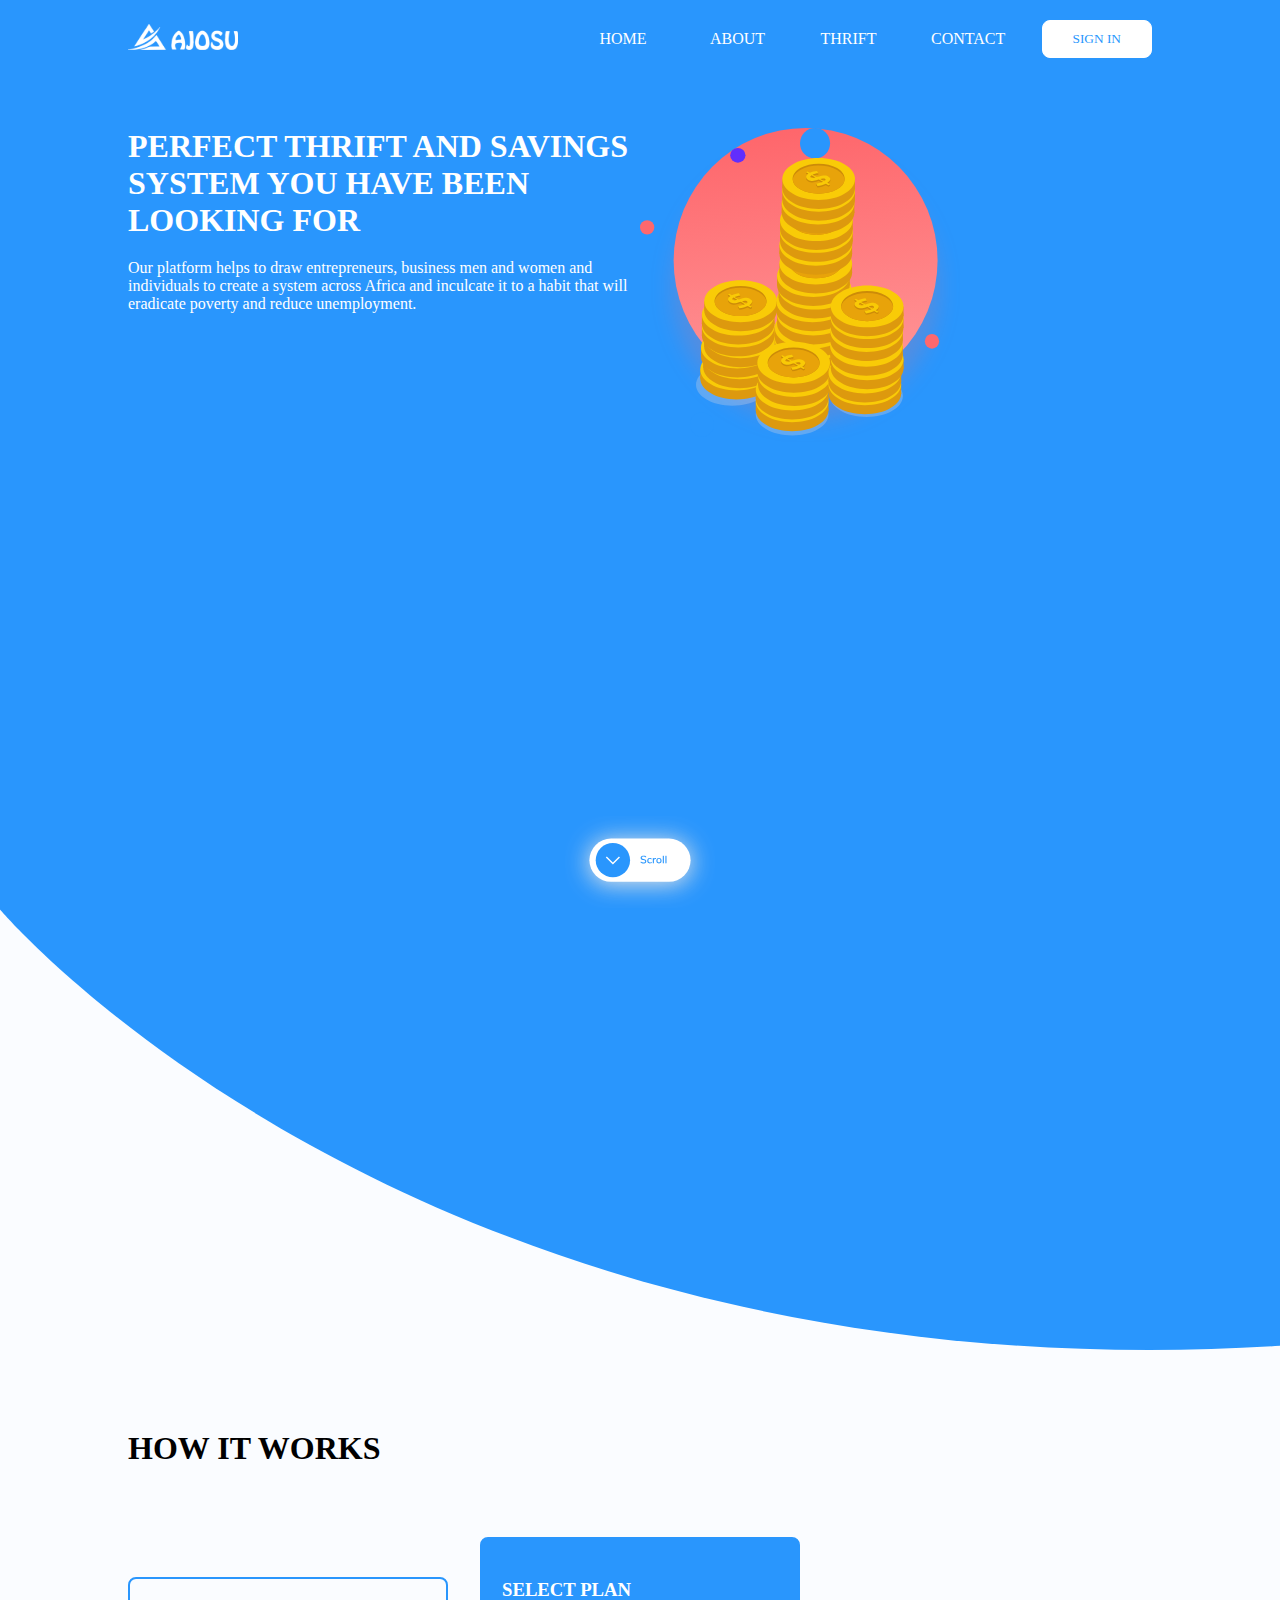
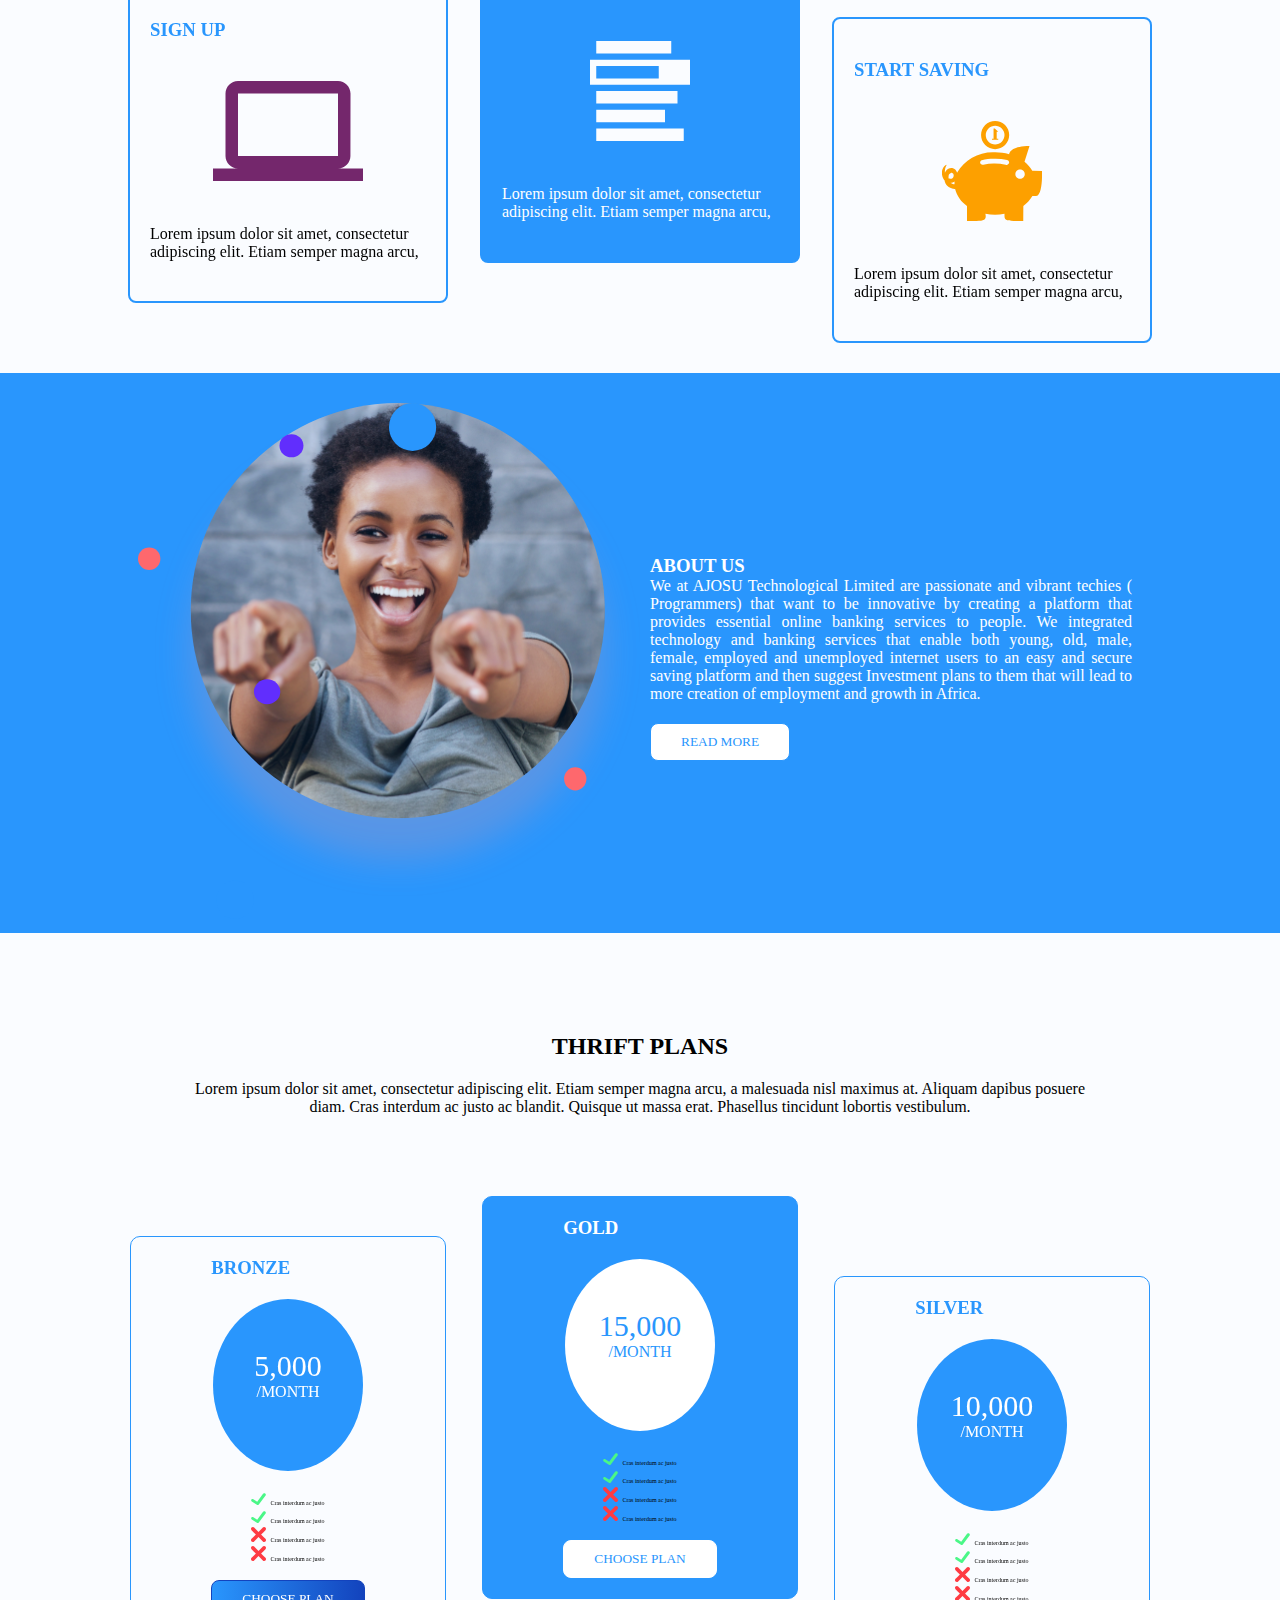
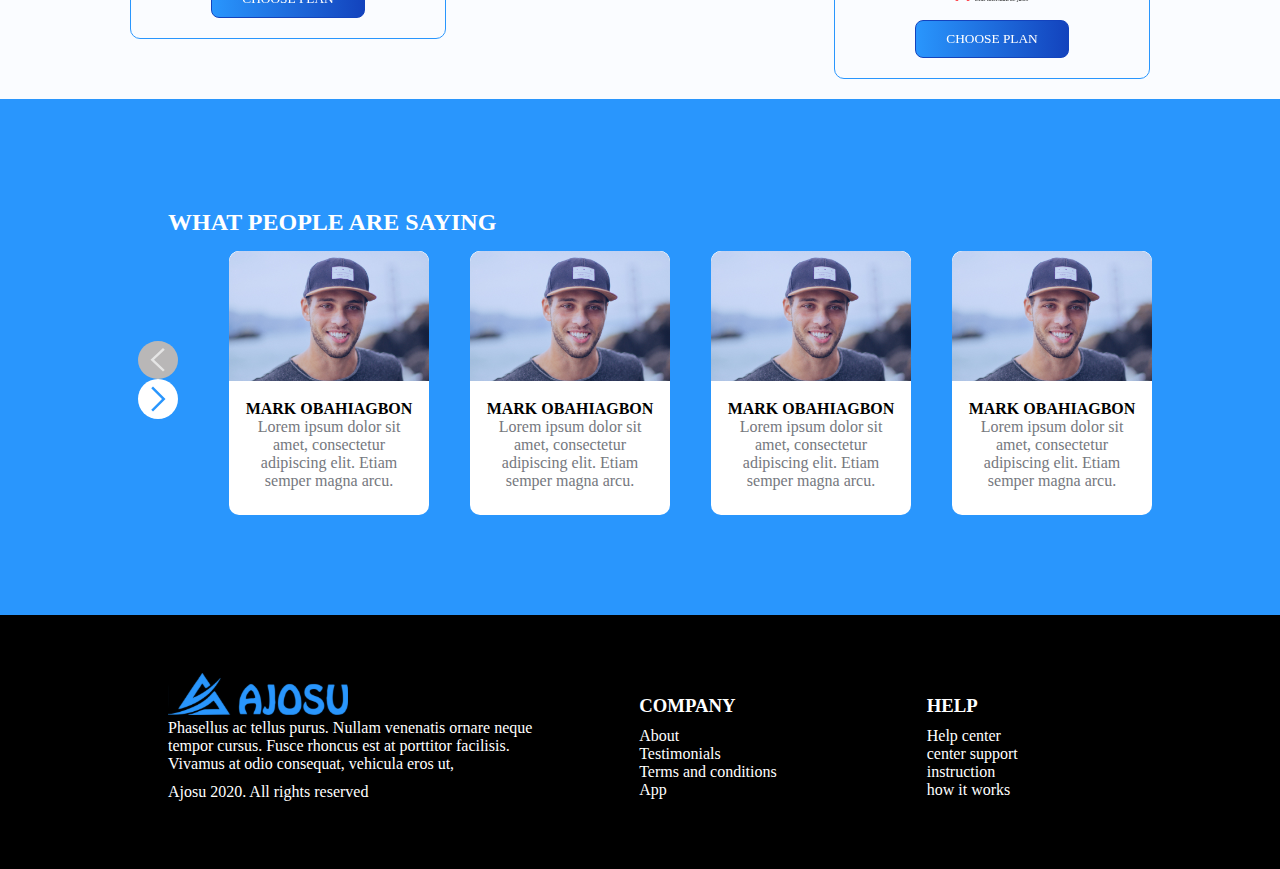
<file: index.html>
<!DOCTYPE html>
<html lang="en">
  <head>
    <meta charset="UTF-8" />
    <meta http-equiv="X-UA-Compatible" content="IE=edge" />
    <meta name="viewport" content="width=device-width, initial-scale=1.0" />
    <title>Document</title>
    <link rel="stylesheet" href="files.css/styles.css" />
  </head>
  <body>
    
      <header>
      <div class="nav">
        <div class="img1">
        <div><img src="images/Untitled-1.svg" alt="" width="100px" class="img2" /></div>
        <div> <img src="images/Group.svg" alt="" width="20px" class="secimg" id="ham" /></div>
       <ul class="ul" >
            <li ><a href="index.html">HOME</a>  </li>
             <li ><a href="about.html">ABOUT</a></li>
              <li ><a href="">THRIFT</a></li>
               <li ><a href="contact.html">CONTACT</a></li>
               <button class="btnt"> <a href="login.html">SIGN IN</a> </button>
          </ul>
        </div>
       
          <ul class="uul" id="list">
            <li ><a href="index.html">HOME</a>  </li>
             <li ><a href="about.html">ABOUT</a></li>
              <li ><a href="">THRIFT</a></li>
               <li ><a href="contact.html">CONTACT</a></li>
               <button class="btnt"> <a href="login.html">SIGN IN</a> </button>
          </ul>
         
        </div>

        <div class="headflex">

      <div class="headflextext">
        <h1>PERFECT THRIFT AND SAVINGS SYSTEM YOU HAVE BEEN LOOKING FOR</h1>
        <p>
          Our platform helps to draw entrepreneurs, business men and women and
          individuals to create a system across Africa and inculcate it to a
          habit that will eradicate poverty and reduce unemployment.
        </p>
         </div>
         
        <div class="those">
         <div class="first" > <img src="images/Group 11.svg" alt=""  /></div>
          <div class="second"><img src="images/Слой 2.svg" alt=""   /></div>
          
        </div>
        
</div>
<div class="tgt"> <img src="images/Scroll.svg" alt=""  class="third" /></div>
      </header>
        


    <main>
        <section class="ter">
          <h1 class="later">HOW IT WORKS</h1>
          <div class="cards got">
            <div class="single middle">
                <h3>SIGN UP</h3>
                <div><img src="images/Vector (1).svg" alt=""></div>
                <p>Lorem ipsum dolor sit amet, consectetur adipiscing elit. Etiam semper magna arcu, </p>
            </div>
            <div class="single sin">
                <h3>SELECT PLAN</h3>
                <img src="images/vaadin_list-select.svg" alt="">
                <p>Lorem ipsum dolor sit amet, consectetur adipiscing elit. Etiam semper magna arcu, </p>
            </div>
            <div class="single down">
                <h3>START SAVING</h3>
                <img src="images/vaadin_piggy-bank-coin.svg" alt="">
                <p>Lorem ipsum dolor sit amet, consectetur adipiscing elit. Etiam semper magna arcu, </p>
            </div>
            </div>
        </section>

        <section class="bout">
          <div class="about">
            <h3 class="woa">ABOUT US</h3>
            <div class="aboutt">
         <div><img src="images/Group 12.svg" alt=""></div> 
            <div class="dos">
            <h3 class="quo">ABOUT US</h3>
            <p>We at AJOSU Technological Limited are passionate and vibrant techies ( Programmers)
                 that want to be innovative by creating a platform that provides essential online 
                 banking services to people.  We integrated technology and banking services that
                  enable both young, old, male, female, employed and unemployed internet users to
                   an easy and secure saving platform  and then suggest Investment plans to them 
                   that will lead to more creation of employment and growth in Africa. </p>
             <div> <button class="btrt">READ MORE</button></div>
</div>
</div>
</div>
        </section>

        <section class="thrift">
           
                <h2> THRIFT PLANS</h2>
                <p>Lorem ipsum dolor sit amet, consectetur adipiscing elit. Etiam semper magna arcu, a malesuada nisl maximus at. Aliquam dapibus posuere diam. 
                    Cras interdum ac justo ac blandit. Quisque ut massa erat. Phasellus tincidunt lobortis vestibulum. </p>
               <section class="othe">
                    <div class="the middle" >
                    <h3>BRONZE</h3>
                    <div class="mont">
                        <p> <span class="go"> 5,000</span> <br>/MONTH
                        </p>
                        </div>
                  
                     <div > <img src="images/Vector123.svg" alt="" class="spat"> <span class="spa"> Cras interdum ac justo</span></div>
                   <div > <img src="images/Vector123.svg" alt=""class="spat"> <span class="spa"> Cras interdum ac justo</span></div>
                    <div > <img src="images/Vector (2).svg" alt=""class="spat"> <span class="spa"> Cras interdum ac justo</span></div>
                    <div > <img src="images/Vector (2).svg" alt=""class="spat"> <span class="spa"> Cras interdum ac justo</span></div>
                    
                    <button class="btn">CHOOSE PLAN</button>
                </div>
                <div class="the that sin" >
                    <h3>GOLD</h3>
                    <div class="mont mon">
                        <p class="got"> <span class="go"> 15,000</span> <br>/MONTH
                        </p>
                        </div>
                  
                     <div > <img src="images/Vector123.svg" alt="" class="spat"> <span class="spa"> Cras interdum ac justo</span></div>
                   <div > <img src="images/Vector123.svg" alt=""class="spat"> <span class="spa"> Cras interdum ac justo</span></div>
                    <div > <img src="images/Vector (2).svg" alt=""class="spat"> <span class="spa"> Cras interdum ac justo</span></div>
                    <div > <img src="images/Vector (2).svg" alt=""class="spat"> <span class="spa"> Cras interdum ac justo</span></div>
                    
                    <button class="btnn">CHOOSE PLAN</button>
                </div>
                <div class="the down" >
                    <h3>SILVER</h3>
                    <div class="mont">
                        <p> <span class="go"> 10,000</span> <br>/MONTH
                        </p>
                        </div>
                  
                     <div > <img src="images/Vector123.svg" alt="" class="spat"> <span class="spa"> Cras interdum ac justo</span></div>
                   <div > <img src="images/Vector123.svg" alt=""class="spat"> <span class="spa"> Cras interdum ac justo</span></div>
                    <div > <img src="images/Vector (2).svg" alt=""class="spat"> <span class="spa"> Cras interdum ac justo</span></div>
                    <div > <img src="images/Vector (2).svg" alt=""class="spat"> <span class="spa"> Cras interdum ac justo</span></div>
                    
                    <button class="btn">CHOOSE PLAN</button>
                </div>
                </section>
 </main>
           <section class="for">
            <div class="fo">
            <h2>WHAT PEOPLE ARE SAYING</h2>
            
            <div class="slide">
                
              <div class="thod">
                     <img src="images/carbon_chevron-down (1).svg" alt=""  width="25px" class="des">
                    <img src="images/carbon_chevron-down.svg" alt="" width="25px" class="dest">
                </div>

              <div >
                <div class="slider .row"> 
                <div class="imgh"><img src="images/Rectangle 2.23.jpg" alt=""  ></div>
                <div class="text">
                  <h4> MARK OBAHIAGBON</h4>
               <p>Lorem ipsum dolor sit amet, consectetur adipiscing elit. Etiam semper magna arcu.</p>
               </div>
               </div>
               </div>

              <div >
                <div class="slider .row"> 
                <div class="imgh"><img src="images/Rectangle 2.23.jpg" alt=""  ></div>
                <div class="text">
                  <h4>MARK OBAHIAGBON</h4>
               <p>Lorem ipsum dolor sit amet, consectetur adipiscing elit. Etiam semper magna arcu.</p>
               </div>
               
               </div>
               </div>

              <div >
                <div class="slider .row"> 
                <div class="imgh"><img src="images/Rectangle 2.23.jpg" alt=""  ></div>
                <div class="text">
                  <h4>MARK OBAHIAGBON</h4>
               <p>Lorem ipsum dolor sit amet, consectetur adipiscing elit. Etiam semper magna arcu.</p>
               </div>
               
               </div>
               </div>

              <div>
                <div class="slider .row"> 
                <div class="imgh"><img src="images/Rectangle 2.23.jpg" alt=""  ></div>
                <div class="text">
                  <h4>MARK OBAHIAGBON</h4>
               <p>Lorem ipsum dolor sit amet, consectetur adipiscing elit. Etiam semper magna arcu.</p>
               </div>
               
               </div>
               </div>

            </div>
            </div>
           </section>
          
       <footer class="foot">
        <div class="flex">

          <div class="foot1">
          <div class="img22"><img src="images/Ajo.svg" alt="" ></div>
          <p>Phasellus ac tellus purus. Nullam venenatis ornare neque tempor cursus.
             Fusce rhoncus est at porttitor facilisis. Vivamus at odio consequat, vehicula eros ut, </p>
             <div class="copyright">Ajosu 2020. All rights reserved</div> 
             </div>

             <div class="fto">

             <div  class="foot2">
              <h3>COMPANY</h3>
              <p>About</p>
              <p> Testimonials</p>
              <p>Terms and conditions</p>
                <p>App</p>
             </div>

             <div  class="foot3">
              <h3>HELP</h3>
              <p>Help center</p>
              <p> center support</p>
              <p>instruction</p>
                <p>how it works</p>
             </div>
             
             </div>
        </div>
       </footer >
      
    <script src="files.js/susu.js"></script>
  </body>
</html>
</file>
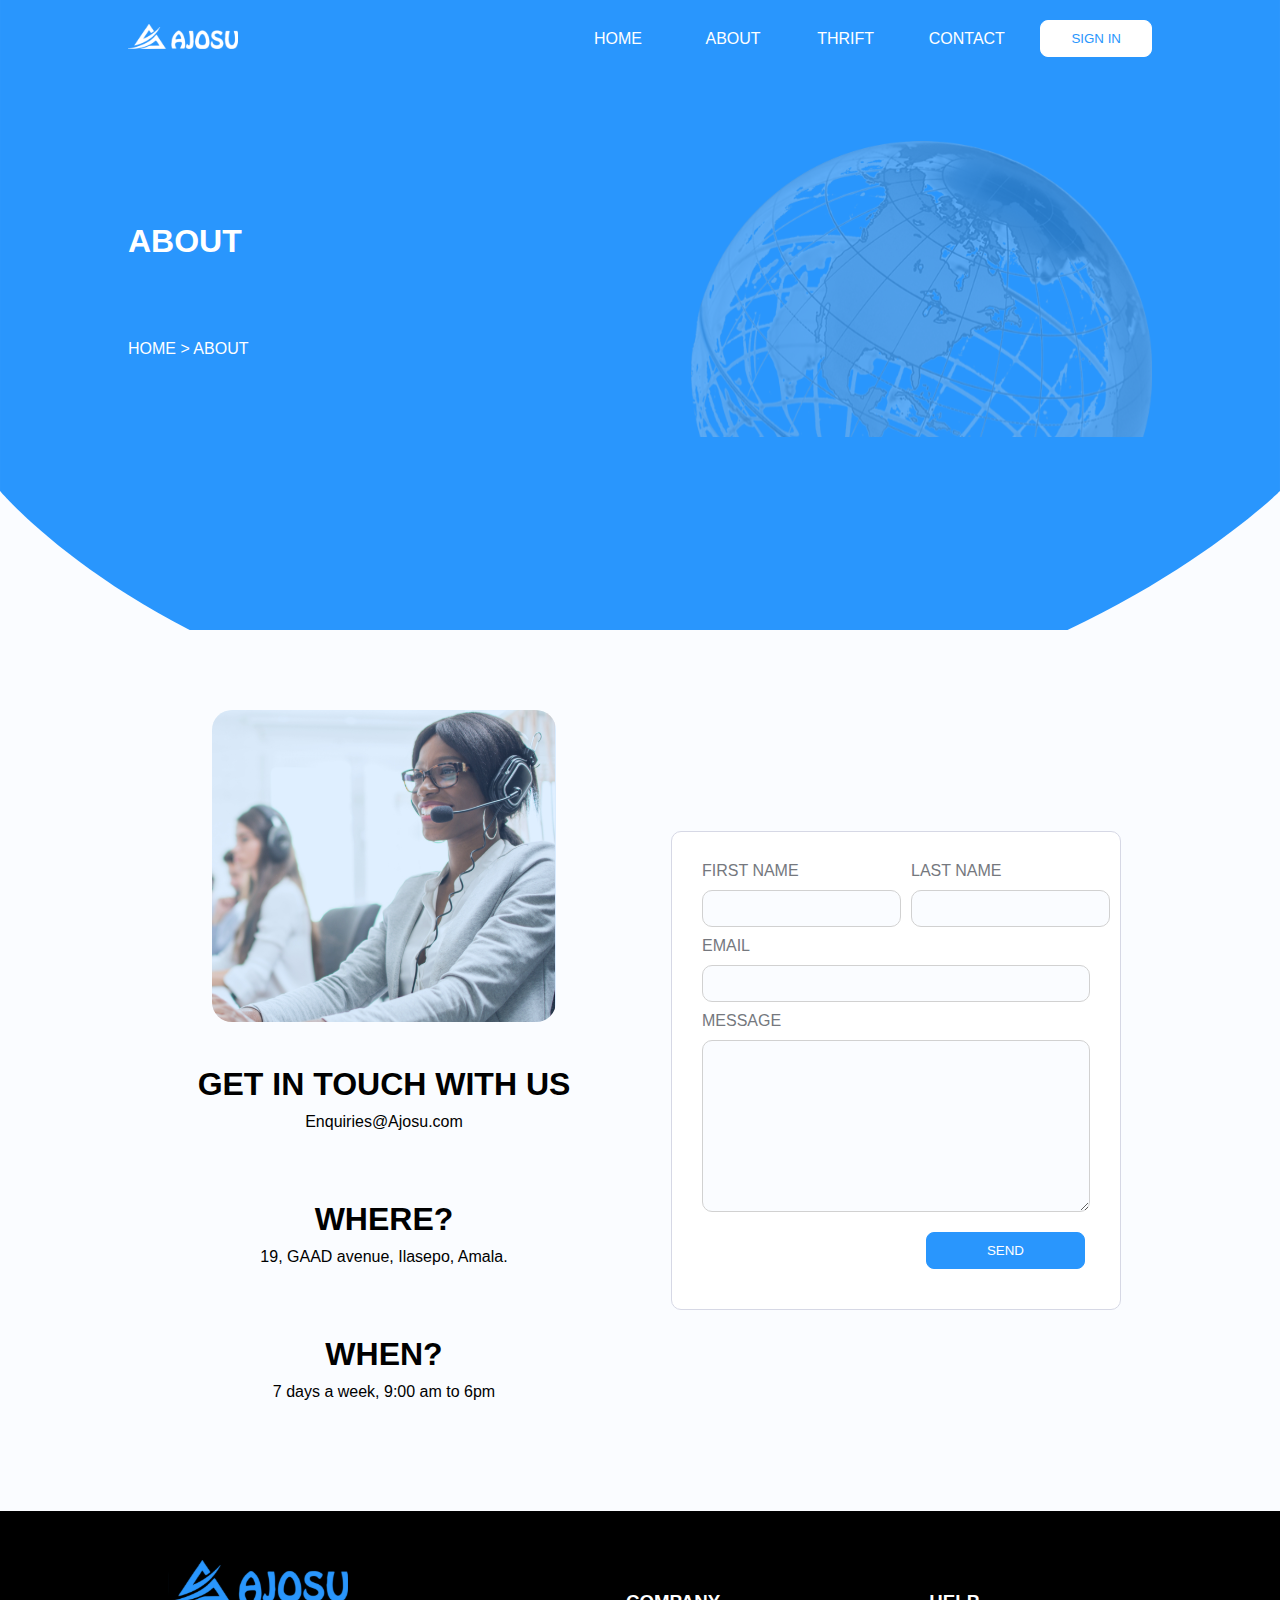
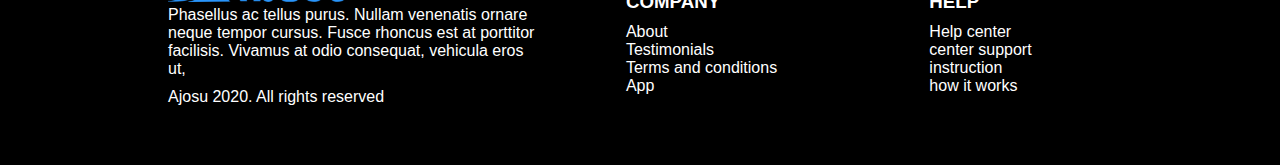
<file: about.html>
<!DOCTYPE html>
<html lang="en">
  <head>
    <meta charset="UTF-8" />
    <meta http-equiv="X-UA-Compatible" content="IE=edge" />
    <meta name="viewport" content="width=device-width, initial-scale=1.0" />
    <title>Document</title>
    <link rel="stylesheet" href="files.css/about.css" />
  </head>
  <body>
    <header>
      <div class="nav">
        <div class="img1">
        <div><img src="images/Untitled-1.svg" alt="" width="100px" class="img2" /></div>
        <div> <img src="images/Group.svg" alt="" width="20px" class="secimg" id="ham" /></div>
        <ul class="ul" >
            <li ><a href="index.html">HOME</a>  </li>
             <li ><a href="about.html">ABOUT</a></li>
              <li ><a href="">THRIFT</a></li>
               <li ><a href="contact.html">CONTACT</a></li>
               <button class="btnt"> <a href="login.html">SIGN IN</a> </button>
          </ul>
        </div>
       
          <ul class="uul" id="list">
            <li ><a href="index.html">HOME</a>  </li>
             <li ><a href="ABOUT.html">ABOUT</a></li>
              <li ><a href="">THRIFT</a></li>
               <li ><a href="CONTACT.html">CONTACT</a></li>
               <button class="btnt"> <a href="login.html">SIGN IN</a> </button>
          </ul>
         
        </div>

        <div class="headflex">
        <div class="inner">
          <h1>ABOUT</h1>
          <p>HOME > ABOUT</p>
        </div>

        <div class="those">
          <img src="images/hiclipart 3.svg" alt="" />
        </div>
      </div>
      </header>

    <section class="inquiry gridss">
      <div class="singles">
        <div><img src="images/Rectangle 307.svg" alt="" /></div>

        <div class="mar">
          <h1>GET IN TOUCH WITH US</h1>
          <p>Enquiries@Ajosu.com</p>
        </div>

        <div class="mar">
          <h1>WHERE?</h1>
          <p>19, GAAD avenue, Ilasepo, Amala.</p>
        </div>

        <div class="mar">
          <h1>WHEN?</h1>
          <p>7 days a week, 9:00 am to 6pm</p>
        </div>
      </div>
      <div class="forms">
        <form class="foms">
          <div class="cols">
            <div class="col">
              <p>FIRST NAME</p>
              <input type="text" />
            </div>
            <div class="col">
              <p>LAST NAME</p>
              <input type="text" />
            </div>
          </div>
          <div class="col">
            <p>EMAIL</p>
            <input type="email" />
          </div>
          <div class="col">
            <p>MESSAGE</p>
            <textarea name="message" id="messag" cols="50" rows="10"></textarea>
          </div>
          <div class="btr">
            <button class="btrn">SEND</button>
          </div>
        </form>
      </div>
    </section>
    <footer class="foot">
      <div class="flex">
        <div class="foot1">
          <div class="img22"><img src="images/Ajo.svg" alt="" width="100px" /></div>
          <p>
            Phasellus ac tellus purus. Nullam venenatis ornare neque tempor
            cursus. Fusce rhoncus est at porttitor facilisis. Vivamus at odio
            consequat, vehicula eros ut,
          </p>
          <div class="copyright">Ajosu 2020. All rights reserved</div>
        </div>
        <div class="fto">
          <div class="foot2">
            <h3>COMPANY</h3>
            <p>About</p>
            <p>Testimonials</p>
            <p>Terms and conditions</p>
            <p>App</p>
          </div>
          <div class="foot3">
            <h3>HELP</h3>
            <p>Help center</p>
            <p>center support</p>
            <p>instruction</p>
            <p>how it works</p>
          </div>
        </div>
      </div>
    </footer>
    <script src="files.js/susu.js"></script>
  </body>
</html>
</file>
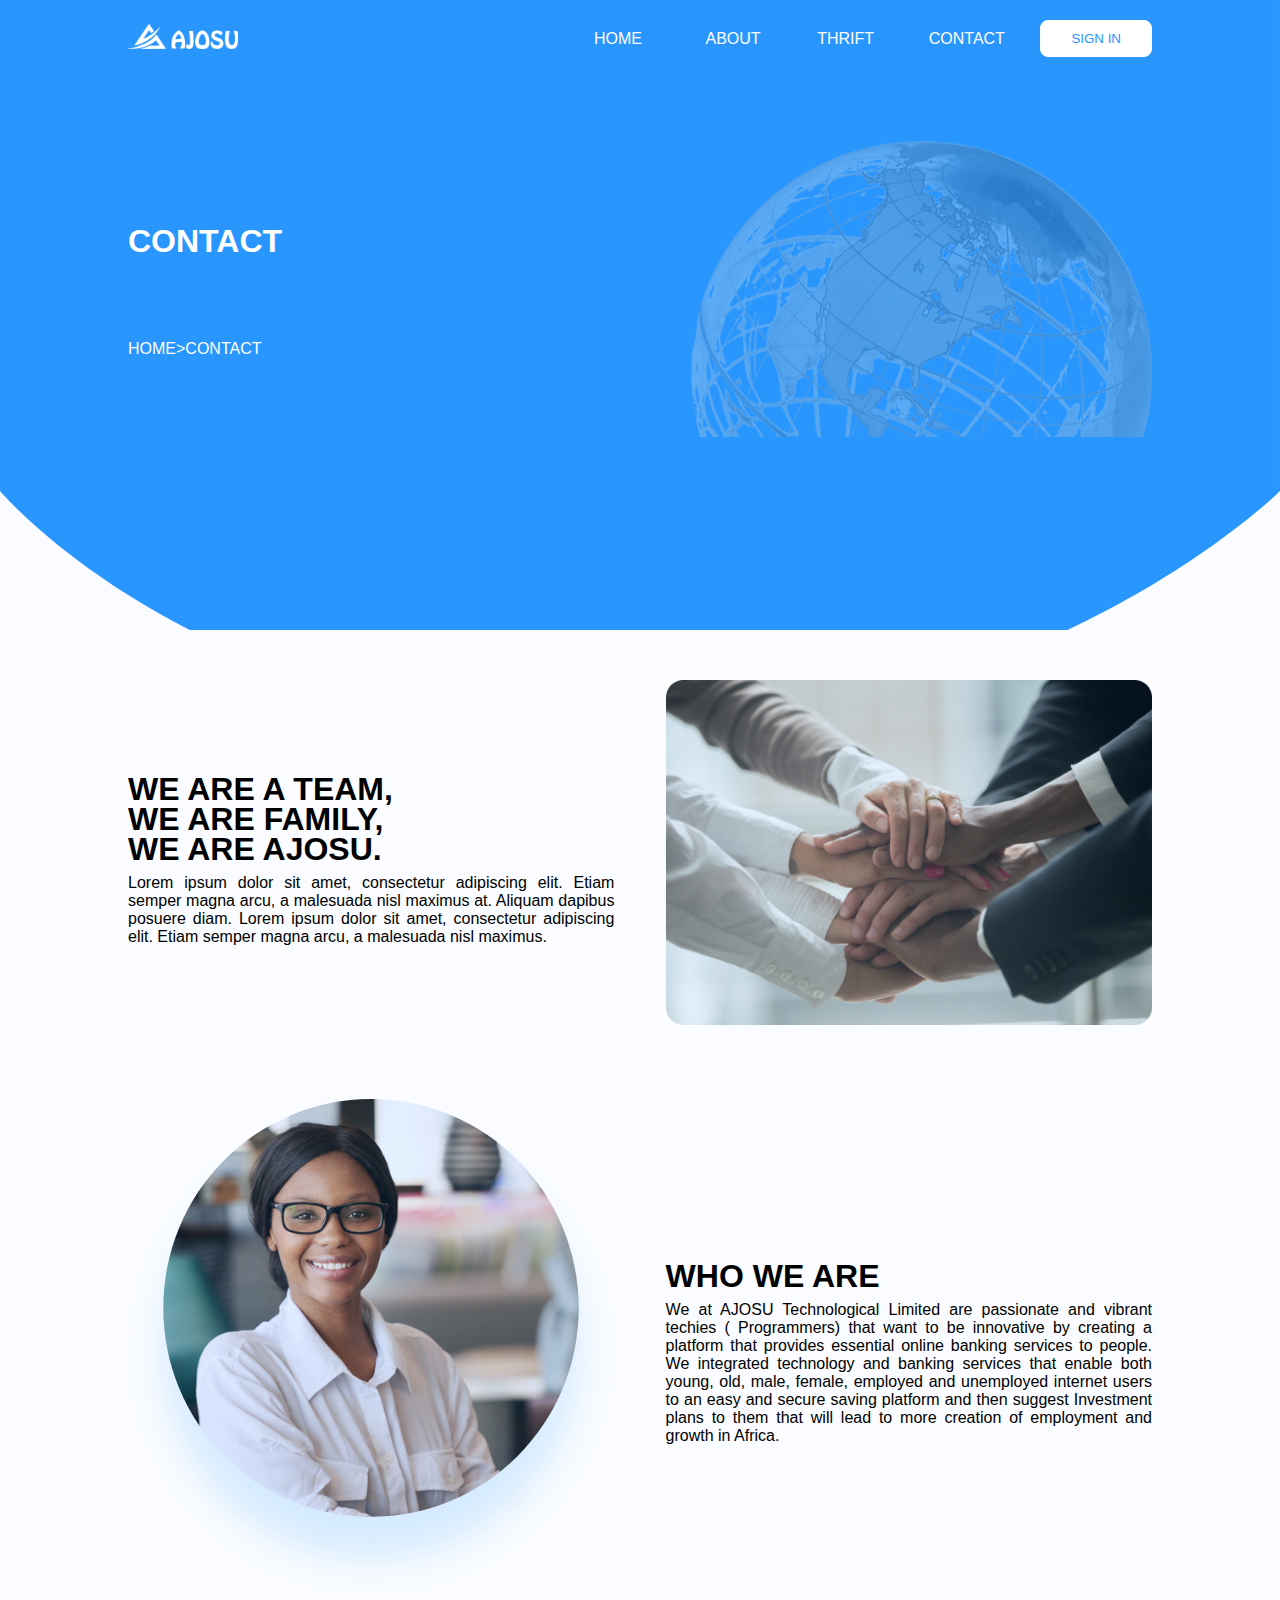
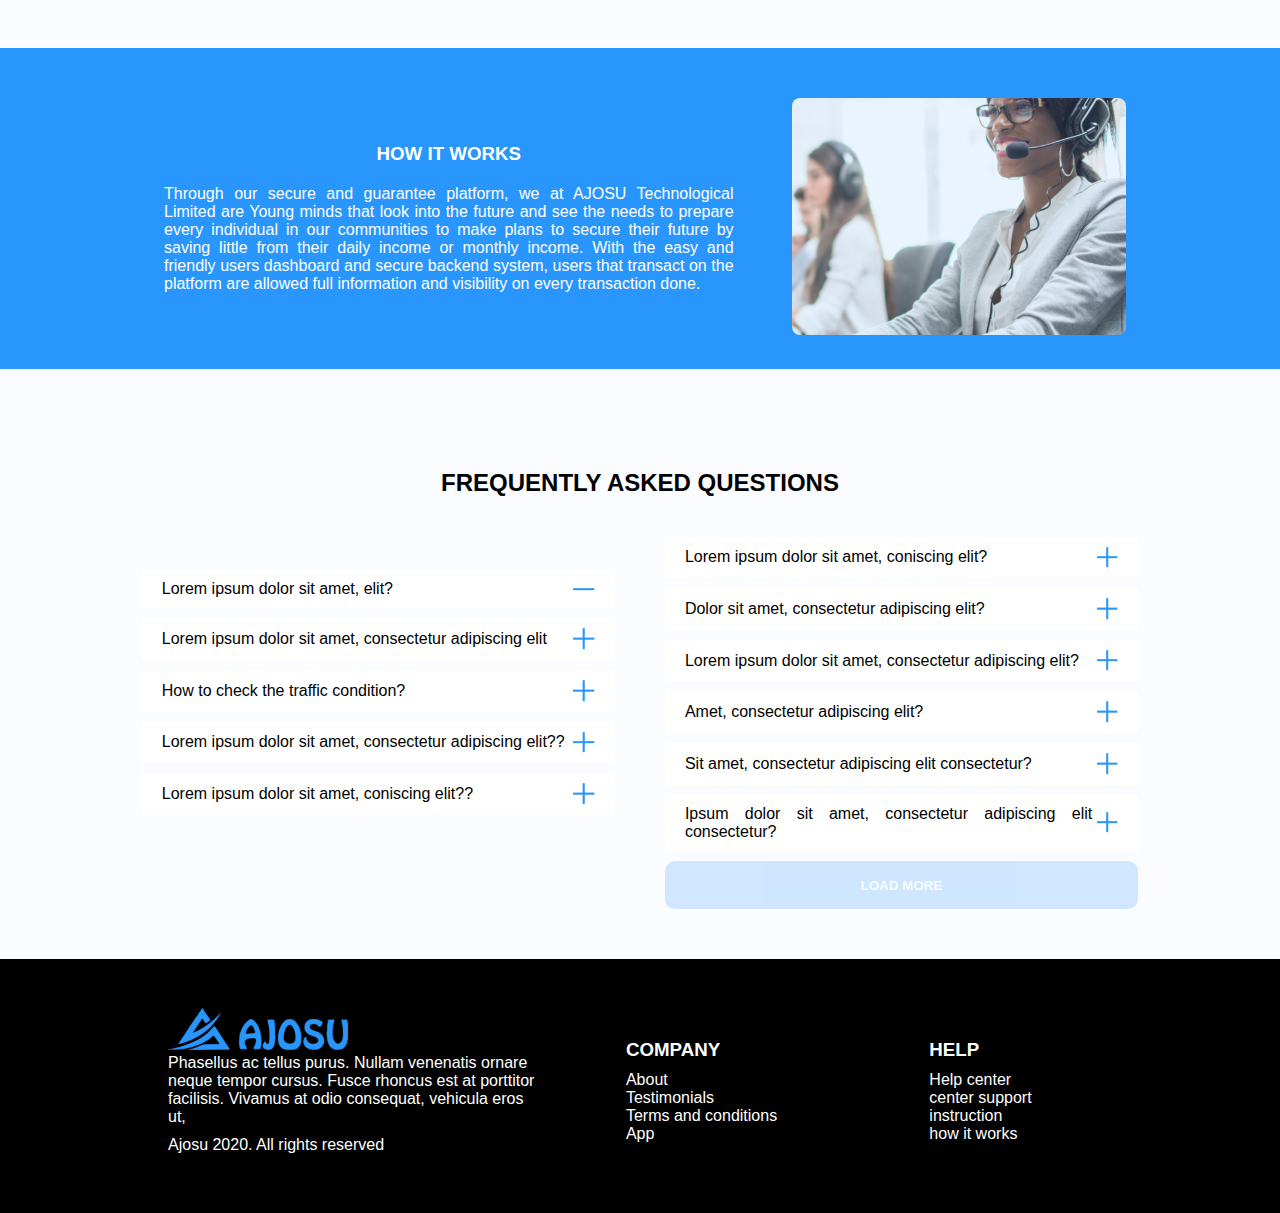
<file: contact.html>
<!DOCTYPE html>
<html lang="en">
  <head>
    <meta charset="UTF-8" />
    <meta http-equiv="X-UA-Compatible" content="IE=edge" />
    <meta name="viewport" content="width=device-width, initial-scale=1.0" />
    <title>Document</title>
    <link rel="stylesheet" href="files.css/contact.css" />

  </head>
  <body>
    <header>
      <div class="nav">
        <div class="img1">
        <div><img src="images/Untitled-1.svg" alt="" width="100px" class="img2" /></div>
        <div> <img src="images/Group.svg" alt="" width="20px" class="secimg" id="ham" /></div>
        <ul class="ul" >
            <li ><a href="index.html">HOME</a>  </li>
             <li ><a href="about.html">ABOUT</a></li>
              <li ><a href="">THRIFT</a></li>
               <li ><a href="contact.html">CONTACT</a></li>
               <button class="btnt"> <a href="login.html">SIGN IN</a> </button>
          </ul>
        </div>
      
          <ul class="uul" id="list">
            <li ><a href="index.html">HOME</a>  </li>
             <li ><a href="ABOUT.html">ABOUT</a></li>
              <li ><a href="">THRIFT</a></li>
               <li ><a href="contact.html">CONTACT</a></li>
               <button class="btnt"> <a href="login.html">SIGN IN</a> </button>
          </ul>
        
        </div>

        <div class="headflex">
        <div class="inner">
          <h1>CONTACT</h1>
          <p>HOME>CONTACT</p>
        </div>

        <div class="those">
          <img src="images/hiclipart 3.svg " alt="" />
        </div>
    </div>
      </header>
        
    
   
    <section class="hands">
       
            <div class="grid">
              
                <div class="texted">
                    <h1>WE ARE A TEAM, <br> WE ARE FAMILY, <br>WE ARE AJOSU.</h1>
                   
                   

                    <p class="psq">Lorem ipsum dolor sit amet, consectetur adipiscing elit. Etiam semper magna arcu,
                         a malesuada nisl maximus at. Aliquam dapibus posuere diam. Lorem ipsum dolor sit
                         amet, consectetur adipiscing elit. Etiam semper magna arcu, a malesuada nisl maximus.</p>
                </div>
                <div class="ho">
                    <img src="images/Rectangle 301.jpg" alt="">
                </div>
                 
            </div>

               <div class="grid">
                 <div class="ho">
                    <img src="images/Ellse 1.svg" alt="">
                </div>
                <div class="texted">
                    
                    <h1>WHO WE ARE
</h1>
                    <p class="psq">We at AJOSU Technological Limited are passionate and vibrant
                       techies ( Programmers) that want to be innovative by creating a platform 
                       that provides essential online banking services to people.  We integrated 
                       technology and banking services that enable both young, old, male, female,
                        employed and unemployed internet users to an easy and secure saving platform 
                         and then suggest Investment plans to them that will lead to more creation of
                          employment and growth in Africa. 
</p>
                </div>
                
            </div>
       
    </section>
    <section class="bout">
          <div class="about">
           
            <div class="aboutt">
        <div><img src="images/ir2wzxVZFi 1.jpg" alt=""></div>
            <div class="dos">
            <h3 >HOW IT WORKS</h3>
            <p class="pal">Through our secure and guarantee platform, we at AJOSU Technological Limited 
                are Young minds that look into the future and see the needs to prepare every individual 
                in our communities to make plans to secure their future by saving little from their daily income or monthly income. 
With the easy and friendly users dashboard and secure backend system, users that transact on the platform
 are allowed full information and visibility on every transaction done.
 </p>
             
</div>
  
</div>
</div>
        </section>
        <section class="buttons">
            <div class="flexs">
                <h2 class="okns">FREQUENTLY ASKED QUESTIONS</h2>
                <div class="grid">
                    <div class="hto">
                        <div class="btnns">
                       <p> Lorem ipsum dolor sit amet, elit?</p>
                            <img src="images/Rectangle 14.svg" alt="">
                        </div>
                        <div class="btnns">
                          <p>Lorem ipsum dolor sit amet, consectetur adipiscing elit</p>
                            <img src="images/+.svg" alt="">
                        </div>
                        <div class="btnns">
                          <p>How to check the traffic condition?</p>
                             <img src="images/+.svg" alt="">
                        </div>
                        <div class="btnns">
                          <p>Lorem ipsum dolor sit amet, consectetur adipiscing  elit??</p>
                             <img src="images/+.svg" alt="">
                        </div>
                        <div class="btnns">
                          <p>Lorem ipsum dolor sit amet, coniscing elit??</p>
                             <img src="images/+.svg" alt="">
                        </div>
                    </div>
                    <div >
                        <div class="btnns">
                          <p>Lorem ipsum dolor sit amet, coniscing elit?</p>
                             <img src="images/+.svg" alt="">
                        </div>
                        <div class="btnns">
                          <p>Dolor sit amet, consectetur adipiscing elit?</p>
                             <img src="images/+.svg" alt="">
                        </div>
                        <div class="btnns">
                          <p>Lorem ipsum dolor sit amet, consectetur adipiscing elit?</p>
                             <img src="images/+.svg" alt="">
                        </div>
                        <div class="btnns">
                          <p>Amet, consectetur adipiscing elit?</p>
                             <img src="images/+.svg" alt="">
                        </div>
                        <div class="btnns">
                          <p>Sit amet, consectetur adipiscing elit consectetur?</p>
                             <img src="images/+.svg" alt="">
                        </div>
                        <div class="btnns">
                          <p>Ipsum dolor sit amet, consectetur adipiscing elit consectetur?</p>
                             <img src="images/+.svg" alt="">
                        </div>
                       <div class="end"> <button > LOAD MORE</button></div>
                    </div>
                </div>
            </div>
        </section>
        <footer class="foot">
        <div class="flex">
          <div class="foot1">
          <div class="img22"><img src="images/Ajo.svg" alt="" ></div>
          <p>Phasellus ac tellus purus. Nullam venenatis ornare neque tempor cursus.
             Fusce rhoncus est at porttitor facilisis. Vivamus at odio consequat, vehicula eros ut, </p>
             <div class="copyright">Ajosu 2020. All rights reserved</div class="copyright">
             </div>
             <div class="fto">
             <div  class="foot2">
              <h3>COMPANY</h3>
              <p>About</p>
              <p> Testimonials</p>
              <p>Terms and conditions</p>
                <p>App</p>
             </div>
             <div  class="foot3">
              <h3>HELP</h3>
              <p>Help center</p>
              <p> center support</p>
              <p>instruction</p>
                <p>how it works</p>
             </div>
             </div>
        </div>
       </footer >
       <script src="files.js/susu.js"></script>
  </body>
</html>
</file>
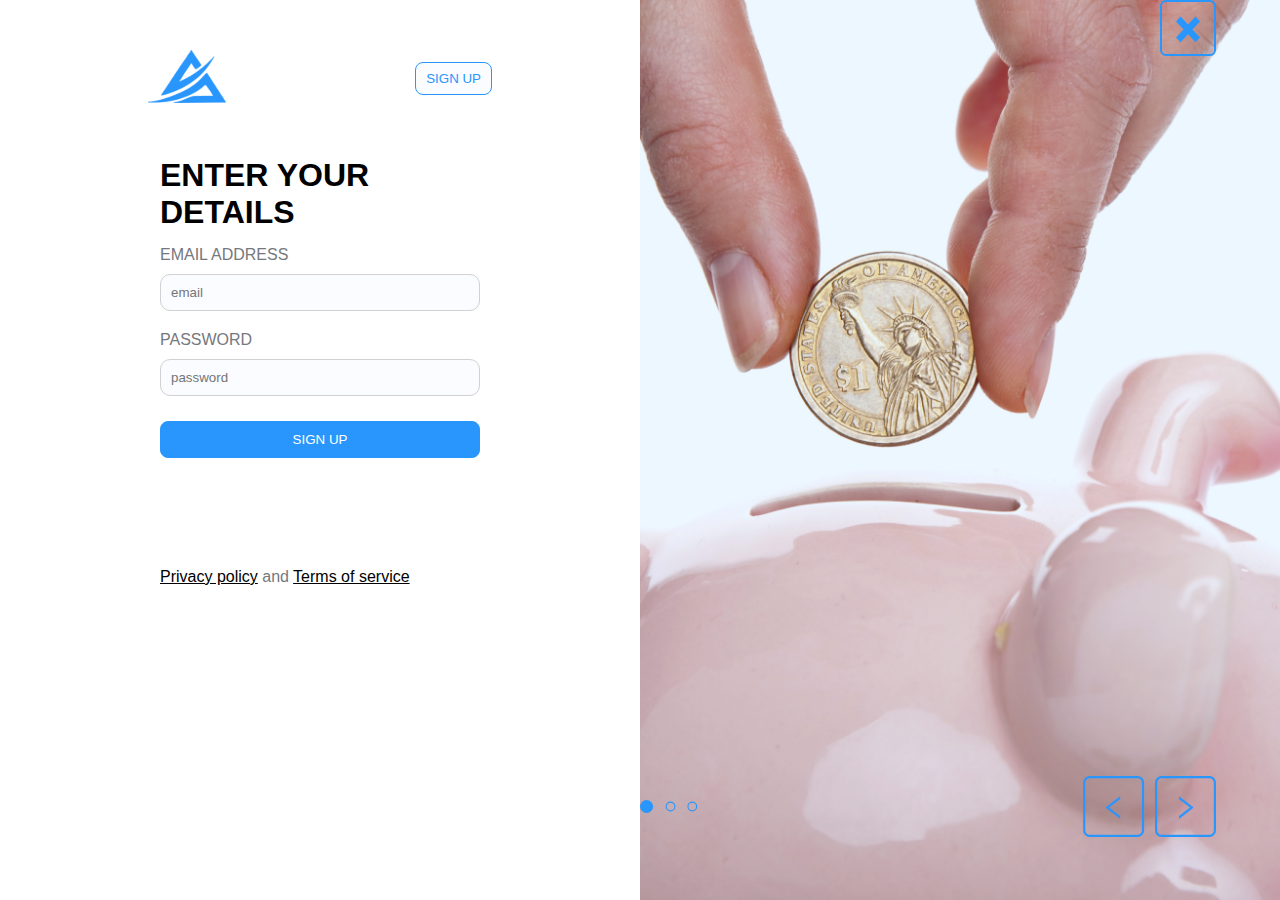
<file: login.html>
<!DOCTYPE html>
<html lang="en">
<head>
    <meta charset="UTF-8">
    <meta http-equiv="X-UA-Compatible" content="IE=edge">
    <meta name="viewport" content="width=device-width, initial-scale=1.0">
    <title>Document</title>
    <link rel="stylesheet" href="files.css/login.css" />
</head>
<body>
    <section class="flex">
        <div>
    <header class="head">
        <div class="header">
        <div>
            <img src="images/ajo11.svg" alt="">
        </div>
        <button class="btnn"> <a href="signup.html">SIGN UP</a> </button>
        </div>
    </header>
    
    <main class="foms">
        <div class="cols">
            <h1>ENTER YOUR <br> DETAILS</h1>
            <div class="col">
            <p>EMAIL ADDRESS</p>
            <input type="email" placeholder="email">
            </div>
            <div class="col">
            <p>PASSWORD</p>
            <input type="password" placeholder="password">
            </div>
            <button class="btrn"> SIGN UP</button>
        </div>

        <div><p class="color"> <a href="" >Privacy policy</a>   and  <a href="">Terms of service</a> </p></div>
    </main>
    </div>
    <aside class="aside">
        <div class="mage">
               <div class="imga"> <img src="images/Group 440.svg" alt="" ></div>
                <img src="images/Group 445.svg" alt="" class="imgas">
            </div>
       
    </aside>
    </section>
</body>
</html>
</file>
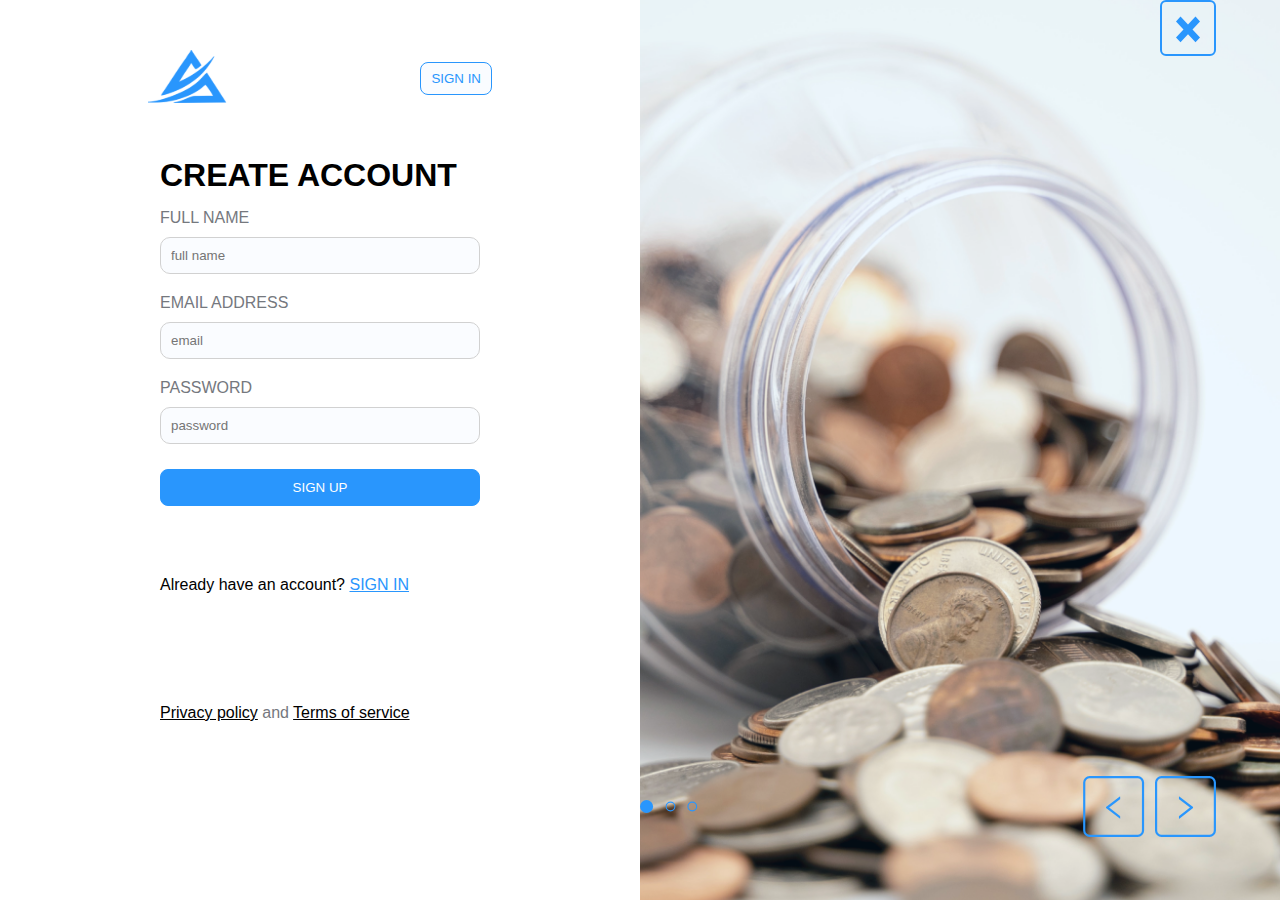
<file: signup.html>
<!DOCTYPE html>
<html lang="en">
<head>
    <meta charset="UTF-8">
    <meta http-equiv="X-UA-Compatible" content="IE=edge">
    <meta name="viewport" content="width=device-width, initial-scale=1.0">
    <title>Document</title>
    <link rel="stylesheet" href="files.css/login.css" />
</head>
<body>
    
    <section class="flex">
        <div>
    <header class="head">
        <div class="header">
        <div>
            <img src="images/ajo11.svg" alt="">
        </div>
       <button class="btnn"> <a href="login.html">SIGN IN</a> </button>
        </div>
    </header>
    
    <main class="foms">
        <div class="cols">
            <h1>CREATE ACCOUNT</h1>
            <div class="col">
            <p>FULL NAME</p>
            <input type="text" placeholder="full name">
            </div>
            <div class="col">
            <p>EMAIL ADDRESS</p>
            <input type="email" placeholder="email">
            </div>
            <div class="col">
            <p>PASSWORD</p>
            <input type="password" placeholder="password">
            </div>
            <button class="btr"> SIGN UP</button>
           <div class="onl"> <p >Already have an account? <a href="login.html">SIGN IN</a> </p></div>
        </div>


        <div><p class="color"> <a href="" >Privacy policy</a>   and  <a href="">Terms of service</a> </p></div>
    </main>
    </div>
    <aside class="asid ">
        <div class="mage">
               <div class="imga"> <img src="images/Group 440.svg" alt="" ></div>
                <img src="images/Group 445.svg" alt="" class="imgas">
            </div>
       
    </aside>
    </section>
</body>
</html>
</file>
<file: files.css/styles.css>
* {
  box-sizing: border-box;
  padding: 0px;
  margin: 0px;
  font-family: Georgia, "Times New Roman", Times, serif;
}
body {
  width: 100%;
  background-color: #fafcff;
}

img {
  width: 100%;
}
.nav {
  width: 80%;
  margin: 0px auto;
}

header {
  height: 180vh;
 max-height: 150vh;
  background-image: url("../images/Rectangle 21.svg");
  background-repeat: no-repeat;
  background-size: cover;
  width: 100%;
  z-index: 1;
}
.img2 {
  width: 50%;
}

a {
  color: white;
  text-decoration: none;
}
.ul {
  display: none;
}
.uul li {
  padding: 20px 30px;
  list-style-type: none;
}
.uul {
  text-align: center;
  background-color: rgba(10, 55, 97, 0.7);
  position: fixed;
  align-items: center;
  right: 100%;

  border-radius: 50% 0% 50% 50%;
  z-index: 2;
  padding: 40px 60px;
  transition: 0.8s ease-in-out;
}
.ul {
  list-style-type: none;
  display: none;
  grid-template-columns: 1fr 1fr 1fr 1fr 1fr;
  justify-content: space-around;
  align-items: center;
}

.reveal {
  display: block;
}
.slid {
 right: 0;
}

.img1 {
  display: flex;
  justify-content: space-between;
  align-items: center;
  padding: 20px 0px;
}

.btnt {
  border-radius: 8px;
  background-color: white;
  border: 1px solid white;
  color: #2996fd;
  padding: 10px 20px;
}
ul .btnt a {
  color: #2996fd;
  text-decoration: none;
}

.headflex {
  width: 80%;
  margin: auto;
  display: flex;
  flex-direction: column;
  justify-content: center;
  margin-top: 50px;
}

.headflex h1 {
  color: white;
}
.headflex p {
  margin: 20px auto;
  color: white;
}

.those {
  position: relative;
  z-index: 1;
 
}
.first {
  position: absolute;
  width: 20rem;
}
.second {
  position: absolute;
  top: 1.9rem;
  left: 3.5rem;
  width: 13rem;
}

.tgt {
  position: sticky;
  top: 51rem;
  width: 150px;
  margin: auto;
}

.ter {
  width: 80%;
  margin: 5rem auto;
}

.cards img {
  width: 100%;
  height: 100px;
}
.later {
  display: none;
}
.single {
  max-width: 400px;
  border: 2px solid #2996fd;
  margin: 50px auto;
  padding: 20px;
  border-radius: 8px;
}
.single h3,
.single img,
.single p {
  margin: 20px auto;
}
.single h3 {
  color: #2996fd;
}

.sin {
  background-color: #2996fd;
}
.sin h3,
.sin p {
  color: white;
}
.bout {
  background-color: #2996fd;
}
.about {
  width: 80%;
  margin: auto;
  padding: 10px;
}
.woa {
  text-align: center;
}
.aboutt {
  text-align: center;
  background-color: #2996fd;
}
.aboutt img {
  width: 100%;
  margin-top: 20px;
}

.about p,
.about h3 {
  color: white;
}
.about h3 {
  margin-top: 30px;
}
.quo {
  display: none;
}
.about button {
  padding: 10px 30px;
  background-color: white;
  color: #2996fd;
  border: 1px solid #2996fd;
  border-radius: 8px;
  margin: 20px auto;
}
.thrift {
  width: 80%;
  margin: 100px auto;
  text-align: center;
}

.thrift h2 {
  margin: 20px auto;
}
.thrift p {
  margin: 20px 3rem 40px 3rem;
}

.the {
  max-width: 400px;
  margin: 20px auto;
  border: 1px solid #2996fd;
  padding: 20px 80px ;
  border-radius: 10px;
}

.the h3 {
  color: #2996fd;
  text-align: left;
}
.mont {
  background-color: #2996fd;
  border-radius: 50%;
  padding: 30px;
  text-align: center;
  color: white;
  display: flex;
  align-items: center;
  justify-content: center;
  margin: 20px auto;
  width: 150px;
}
.mont .go {
  font-size: 30px;
}
.mont .got {
  color: #2996fd;
}

.spa {
  font-size: 6px;
}
.spat {
  width: 15px;
}
.btn {
  background: linear-gradient(90deg, #2996fd 0%, #1343bd 100%);
  padding: 10px 30px;
  color: white;
  white-space: nowrap;
  border: 1px solid #1343bd;
  margin-top: 15px;
  border-radius: 8px;
}
.that {
  background-color: #2996fd;
}
.that h3 {
  color: white;
}
.mon {
  background-color: white;
  color: #2996fd;
}
.btnn {
  background-color: white;
  color: #2996fd;
  padding: 10px 30px;
  white-space: nowrap;
  border: 1px solid white;
  margin-top: 15px;
  border-radius: 8px;
}

.for {
  background-color: #2996fd;
}
.for h2 {
  color: white;
  margin: 0px 0px 40px 40px;
}

.fo {
  width: 80%;
  margin: 0 auto;
  padding: 100px 0px;
}

.slide {
  display: flex;
  justify-content: space-between;
  gap: 10px;
  overflow: auto;
}
.slider {
  width: 200px;
  background-color: white;
  border-radius: 10px;
}
.imgh img {
  width: 100%;
  border-radius: 10px 10px 0 0;
}

.text {
  text-align: center;
  padding: 15px;
}
.text p {
  color: #75787e;
  margin-bottom: 10px;
}
.thod {
  margin: 90px 10px auto 10px;
}
.thod img {
  width: 40px;
}
.des {
  background-color: #b9b7b7;
  border-radius: 50%;
}
.dest {
  background-color: white;
  border-radius: 50%;
}

.foot {
  background-color: black;
}
.flex {
  width: 80%;
  margin: auto;
  padding: 40px;
}
.foot p {
  color: white;
}
.copyright {
  color: white;

  margin: 10px auto;
}
.foot h3 {
  color: white;
  margin: 10px auto;
}
.fto {
  display: flex;
  justify-content: space-between;
  margin: 30px auto;
}
.img22 {
  width: 180px;
}

@media (min-width: 768px) {
  header {
    width: 100%;
    background-image: url("../images/desktop\ img.svg");
    background-size: cover;
    background-repeat: no-repeat;
  }
  .nav {
    width: 80%;
    margin: auto;
  }
  .headflex {
    display: grid;
    grid-template-columns: 2fr 2fr;
    justify-content: space-between;
  }
  .cards {
    display: grid;
    grid-template-columns: 1fr 1fr;
    gap: 2rem;
  }
  .down {
    grid-column: span 2;
  }

  .quo {
    display: none;
  }
  .wao {
    margin: 20px auto;
  }
  
  .othe {
    display: grid;
    grid-template-columns: 1fr 1fr;
    gap: 2rem;
  }
  
  .for h2 {
    color: white;
    margin: 10px 0px 15px 40px;
    text-align: justify;
  }
}
@media (min-width: 1240px) {
  .ul {
    display: grid;
  }
  .uul {
    display: none;
  }

  .secimg {
    display: none;
  }

  .btnt {
    padding: 10px 30px;
  }
  ul .btnt a {
    color: #2996fd;
    text-decoration: none;
  }

  .secimg {
    display: none;
  }
  .cards {
    display: grid;
    grid-template-columns: 1fr 1fr 1fr;
  }

  .down {
    grid-column: span 1;
  }
  .middle {
    position: relative;
    top: 60px;
  }
  .sin {
    grid-column: span 1;
    position: relative;
    top: 20px;
  }
  .down {
    position: relative;
    top: 100px;
  }

  .later {
    display: block;
  }
  .aboutt {
    display: grid;
    grid-template-columns: 1fr 1fr;
    justify-content: center;
    align-items: center;
  }
  .aboutt img {
    width: 100%;
    margin-top: 20px;
  }
  .dos {
    width: 100%;
    display: flex;
    flex-direction: column;
    justify-content: flex-start;
    align-items: flex-start;

    padding: 10px;
  }
  .dos button {
    margin-right: 20rem;
    white-space: nowrap;
  }
  .dos p {
    text-align: justify;
  }

  .quo {
    display: block;
  }
  .woa {
    display: none;
  }
  .othe {
    display: grid;
    grid-template-columns: 1fr 1fr 1fr;
    gap: 2rem;
  }
  .flex {
    display: grid;
    grid-template-columns: 2fr 3fr;
    justify-content: space-around;
    align-items: center;
  }
  .thod {
    display: flex;
    flex-direction: column;
    justify-content: center;
    align-items: center;
  }
  .fto {
    display: grid;
    grid-template-columns: 3fr 2fr;
    justify-content: space-around;
    align-items: center;

    gap: 150px;
  }
}
</file>
<file: files.css/about.css>
* {
  box-sizing: border-box;
  padding: 0px;
  margin: 0px;
  font-family: sans-serif;
}
body {
  width: 100%;
  background-color: #fafcff;
}

img {
  width: 100%;
}
.nav {
  width: 80%;
  margin: 0px auto;
}

header {
  background-image: url("../images/Rectangle 21.svg");
  background-repeat: no-repeat;
  background-size: cover;
  width: 100%;
  margin: auto;

  z-index: 5;
}
.img2 {
  width: 50%;
}

a {
  color: white;
  text-decoration: none;
}
.ul {
  display: none;
}
.uul li {
  padding: 20px 30px;
  list-style-type: none;
}
.uul {
  text-align: center;
  background-color: rgba(10, 55, 97, 0.7);
  position: fixed;
  align-items: center;
  right: 100%;
  border-radius: 50% 0% 0% 50%;
  z-index: 2;
  padding: 40px 60px;
  transition: 0.8s ease-in-out;
}
.ul {
  list-style-type: none;
  display: none;
  grid-template-columns: 1fr 1fr 1fr 1fr 1fr;
  justify-content: space-around;
  align-items: center;
}
.reveal {
  display: block;
}
.slid {
  right: 0%;
}

.img1 {
  display: flex;
  justify-content: space-between;
  align-items: center;
  margin: 0px;
  padding: 20px 0px;
}

.btnt {
  white-space: nowrap;
  border-radius: 8px;
  background-color: white;
  border: 1px solid white;
  color: #2996fd;
  padding: 10px 20px;
}
ul .btnt a {
  color: #2996fd;
  text-decoration: none;
 
}
.headflex {
  padding-top: 4rem;
  width: 80%;
  margin: 0 auto;
  display: grid;
  grid-template-columns: 1fr 1fr;
  justify-content: center;
  align-items: center;
  gap: 10%;
}
.inner {
  display: flex;
  flex-direction: column;
  gap: 80px;
}
.inner h1 {
  color: #ffffff;
}
.inner p {
  color: #ffffff;
}
.those img {
  width: 100%;
}
.inquiry {
  width: 80%;
  margin: 40px auto;
}

.singles {
  display: flex;
  flex-direction: column;
  align-items: center;
  justify-content: center;
  margin: 40px auto;
  text-align: center;
}

.mar h1 {
  margin: 30px 0px 10px 0px;
}
.mar {
  margin: 10px 0px 30px 0px;
}
.forms {
  max-width: 450px;
  margin: auto;
  background-color: #ffffff;
  padding: 20px 30px;
  border: 1px solid #d6d8e5;
  border-radius: 10px;
}
.foms {
  display: flex;
  flex-direction: column;
  justify-content: center;
}
.cols {
  display: flex;
  flex-direction: column;
  gap: 10px;
}
.col {
  display: flex;
  flex-direction: column;
  justify-content: center;
}
.forms p {
  color: rgba(117, 120, 126, 1);
  margin: 10px 0px 10px 0px;
}
.forms input {
  background-color: #fafcff;
  padding: 10px 10px 10px 10px;
  outline: none;
  border: 1px solid #d1d1d1;
  border-radius: 10px;
}
.forms textarea {
  background-color: #fafcff;
  padding: 10px 0px 10px 0px;
  outline: none;
  border: 1px solid #d1d1d1;
  border-radius: 10px;
}
.forms .btr {
  display: flex;
  justify-content: flex-end;
  margin: 20px 5px 20px 0px;
}

.forms .btrn {
  background-color: #2996fd;
  padding: 10px 0px 10px 0px;
  outline: none;
  border: 1px solid #2996fd;
  border-radius: 8px;
  padding: 10px 60px;
  color: #ffffff;
}
.fir {
  padding: 10px 5px;
  background-color: grey;
}
.foot {
  background-color: black;
}
.flex {
  width: 80%;
  margin: auto;
  padding: 40px;
}
.foot p {
  color: white;
}
.copyright {
  color: white;

  margin: 10px auto;
}
.foot h3 {
  color: white;
  margin: 10px auto;
}
.fto {
  display: flex;
  justify-content: space-between;
  margin: 30px auto;
}
.img22 {
  width: 180px;
}

@media (min-width: 768px) {
  .cols {
    display: flex;
    flex-direction: row;
    justify-content: space-between;
  }
}
@media (min-width: 1024px) {
  .ul {
    display: grid;
  }
  .uul {
    display: none;
  }

  .secimg {
    display: none;
  }

  .btnt {
    white-space: nowrap;
    border-radius: 8px;
    background-color: white;
    border: 1px solid white;
    color: #2996fd;
   padding: 10px 30px;
  }
  ul .btnt a {
    color: #2996fd;
    text-decoration: none;
  }

  header {
    width: 100%;
    height: 70vh;
    background-image: url("../images/Rectangle 2134.svg");
    margin: auto;
    background-size: cover;
    background-repeat: no-repeat;
  }

  .flex {
    display: grid;
    grid-template-columns: 2fr 3fr;

    justify-content: space-around;
    align-items: center;
  }
  .fto {
    display: grid;
    grid-template-columns: 3fr 2fr;
    justify-content: space-around;
    align-items: center;

    gap: 150px;
  }
  .gridss {
    display: grid;
    grid-template-columns: 1fr 1fr;
    align-items: center;
    justify-content: center;
  }
  .mar h2 {
    text-align: justify;
  }
}
</file>
<file: files.css/contact.css>
* {
  box-sizing: border-box;
  padding: 0px;
  margin: 0px;
  font-family: sans-serif;
}
body {
  width: 100%;
  background-color: #fafcff;
}

img {
  width: 100%;
}
.nav {
  width: 80%;
  margin: 0px auto;
}

header {
  background-image: url("../images/Rectangle 21.svg");
  background-repeat: no-repeat;
  background-size: cover;
  width: 100%;
  margin: auto;
  z-index: 5;
}
.img2 {
  width: 50%;
}
a {
  color: white;
  text-decoration: none;
}
.ul {
  display: none;
}
.uul li {
  padding: 20px 30px;
  list-style-type: none;
}
.uul {
  text-align: center;
  background-color: rgba(10, 55, 97, 0.7);
  position: fixed;
  align-items: center;
  right: 100%;

  border-radius: 50% 0% 0% 50%;
  z-index: 2;
  padding: 40px 60px;
  transition: 0.8s ease-in-out;
}
.ul {
  list-style-type: none;
  display: none;
  grid-template-columns: 1fr 1fr 1fr 1fr 1fr;
  justify-content: space-around;
  align-items: center;
}

.reveal {
  display: block;
}
.slid {
  right: 0%;
}

.img1 {
  display: flex;
  justify-content: space-between;
  align-items: center;
  margin: 0px;
  padding: 20px 0px;
}

.btnt {
  white-space: nowrap;
  border-radius: 8px;
  background-color: white;
  border: 1px solid white;
  color: #2996fd;
  padding: 10px 20px;
}
ul .btnt a {
  color: #2996fd;
  text-decoration: none;
}
.headflex {
  padding-top: 4rem;
  width: 80%;
  margin: 0 auto;
  display: grid;
  grid-template-columns: 1fr 1fr;
  justify-content: center;
  align-items: center;
  gap: 10%;
  margin: 0 auto;
}
.inner {
  display: flex;
  flex-direction: column;
  gap: 80px;
}
.inner h1 {
  color: white;
}
.inner p {
  color: white;
}
.those img {
  width: 100%;
}

.hands {
  width: 80%;
  margin: 20px auto;
}
.hands img {
  width: 100%;
}

.grid {
  margin: 30px auto;
  text-align: center;
}
.texted h1 {
  margin: 10px auto;
  line-height: 30px;
}
.ho {
  margin: 20px auto;
}

.bout {
  margin: 10px 0px 100px 0px;
  background-color: #2996fd;
  padding: 20px;
}
.about {
  width: 80%;
  margin: auto;

  padding: 10px;
}
.woa {
  text-align: center;
}
.aboutt {
  text-align: justify;
  background-color: #2996fd;
}
.aboutt img {
  width: 100%;
  margin-top: 20px;
}

.about p,
.about h3 {
  color: white;
}
.about h3 {
  margin-top: 30px;
}

.dos h3 {
  margin: 20px auto;
  text-align: center;
}
.buttons {
  width: 80%;
  margin: 20px auto;
}
.flexs {
  display: flex;
  flex-direction: column;
  justify-content: center;
  align-items: center;
}
.okns {
  text-align: center;
}
.end {
  background-color: #2996fd;
  opacity: 0.2;
  border-radius: 10px;
  text-align: center;
  display: block;
  padding: 15px 20px;
}
.end button {
  background-color: #2996fd;
  outline: none;
  border: 1px solid #2996fd;

  font-weight: bold;
  color: #f8f9fa;
}
.end:hover {
  box-shadow: 1px 1px 3px 3px hsl(209, 62%, 62%);
  color: #402b2b;
}
.btnns {
  background-color: white;
  padding: 10px 20px;
  display: flex;
  justify-content: space-between;
  align-items: center;
  gap: 5px;
  margin: 10px auto;
}
.btnns img {
  width: 5%;
}

.btnns:hover {
  box-shadow: 1px 1px 3px 3px hsl(209, 62%, 62%);
}

.hto {
  margin-bottom: 50px;
}
.foot {
  background-color: black;
}
.flex {
  width: 80%;
  margin: auto;
  padding: 40px;
}
.foot p {
  color: white;
}
.copyright {
  color: white;

  margin: 10px auto;
}
.foot h3 {
  color: white;
  margin: 10px auto;
}
.fto {
  display: flex;
  justify-content: space-between;
  margin: 30px auto;
}
.img22 {
  width: 180px;
}

@media (min-width: 768px) {
  .grid {
    display: grid;
    grid-template-columns: 2fr 2fr;
    justify-content: center;
    align-items: center;
    gap: 5%;
    text-align: justify;
  }

  .aboutt {
    display: flex;
    flex-direction: row-reverse;
    justify-content: center;
    align-items: center;
    gap: 5%;
  }
  .aboutt img {
    width: 100%;
    margin-top: 20px;
    border-radius: 8px;
  }
  .dos {
    width: 100%;
    display: flex;
    flex-direction: column;
    justify-content: flex-start;
    align-items: flex-start;

    padding: 10px;
  }
}
@media (min-width: 1024px) {
  .ul {
    display: grid;
  }
  .uul {
    display: none;
  }

  .secimg {
    display: none;
  }

  .btnt {
    white-space: nowrap;
    border-radius: 8px;
    background-color: white;
    border: 1px solid white;
    color: #2996fd;
    padding: 10px 30px;
  }
  ul .btnt a {
    color: #2996fd;
    text-decoration: none;
  }

  header {
    width: 100%;
    height: 70vh;
    background-image: url("../images/Rectangle 2134.svg");
    margin: auto;
    background-size: cover;
    background-repeat: no-repeat;
  }

  .flex {
    display: grid;
    grid-template-columns: 2fr 3fr;
    justify-content: space-around;
    align-items: center;
  }
  .fto {
    display: grid;
    grid-template-columns: 3fr 2fr;
    justify-content: space-around;
    align-items: center;

    gap: 150px;
  }
}
</file>
<file: files.css/login.css>
* {
  box-sizing: border-box;
  padding: 0;
  margin: 0;
  font-family: sans-serif;
}
body {
  width: 100%;
}
.head {
  width: 60%;
  margin: 30px auto;
}
.header {
  padding: 20px;
  display: flex;
  justify-content: space-between;
  align-items: center;
  padding: 20px;
}
.btnn {
  padding: 8px 10px;
  background-color: #fafcff;

  outline: none;
  border: 1px solid #2996fd;
  border-radius: 8px;
}
.btnn a {
  color: #2996fd;
  text-decoration: none;
}
main {
  width: 50%;
  margin: auto;
}
.foms {
  display: flex;
  flex-direction: column;
  justify-content: center;
}
.cols {
  display: flex;
  flex-direction: column;
}

.col {
  display: flex;
  flex-direction: column;
  justify-content: center;
  margin: 5px 0px 5px 0px;
}
.foms p {
  color: rgba(117, 120, 126, 1);
  margin: 10px 0px 10px 0px;
  
}
.foms input {
  background-color: #fafcff;
  padding: 10px 10px 10px 10px;
  outline: none;
  border: 1px solid #d1d1d1;
  border-radius: 10px;
}

.foms .btrn {
  background-color: #2996fd;
  padding: 10px 0px 10px 0px;
  outline: none;
  border: 1px solid #2996fd;
  border-radius: 8px;
  padding: 10px 60px;
  color: #ffffff;
 
  margin: 20px 0px 100px 0px;
  white-space: nowrap;
}
.foms .btr {
  background-color: #2996fd;
  padding: 10px 0px 10px 0px;
  outline: none;
  border: 1px solid #2996fd;
  border-radius: 8px;
  padding: 10px 60px;
  color: #ffffff;
 
  margin: 20px 0px 50px 0px;
  white-space: nowrap;
}
.onl p {
  
  color: black;
  margin: 20px 0px 100px 0px;
}
.onl a {
  color: #2996fd;
}
.color a {
  color: black;
  
}
.aside {
  width: 100%;
  margin: 0px 0px 0px 0px;
  height: 100vh;
  background-image: url("../images/Rectangle\ 35\ \(1\).png");
  background-size: cover;
  background-repeat: no-repeat;
  display: none;
}
.asid {
  width: 100%;
  margin: 0px 0px 0px 0px;
  height: 100vh;
  background-image: url("../images/Rectangle\ 35.png");
  background-size: cover;
  background-repeat: no-repeat;
  display: none;
}
.mage {
  width: 90%;
}
.imga {
  width: 100%;
  display: flex;
  justify-content: flex-end;
}
.imgas {
  width: 100%;
  position: relative;
  top: 80vh;
}

@media (min-width: 768px) {
  .flex {
    display: grid;
    grid-template-columns: 1fr 1fr;
  }
  .aside {
    display: block;
  }

  .asid {
    display: block;
  }
}
</file>
